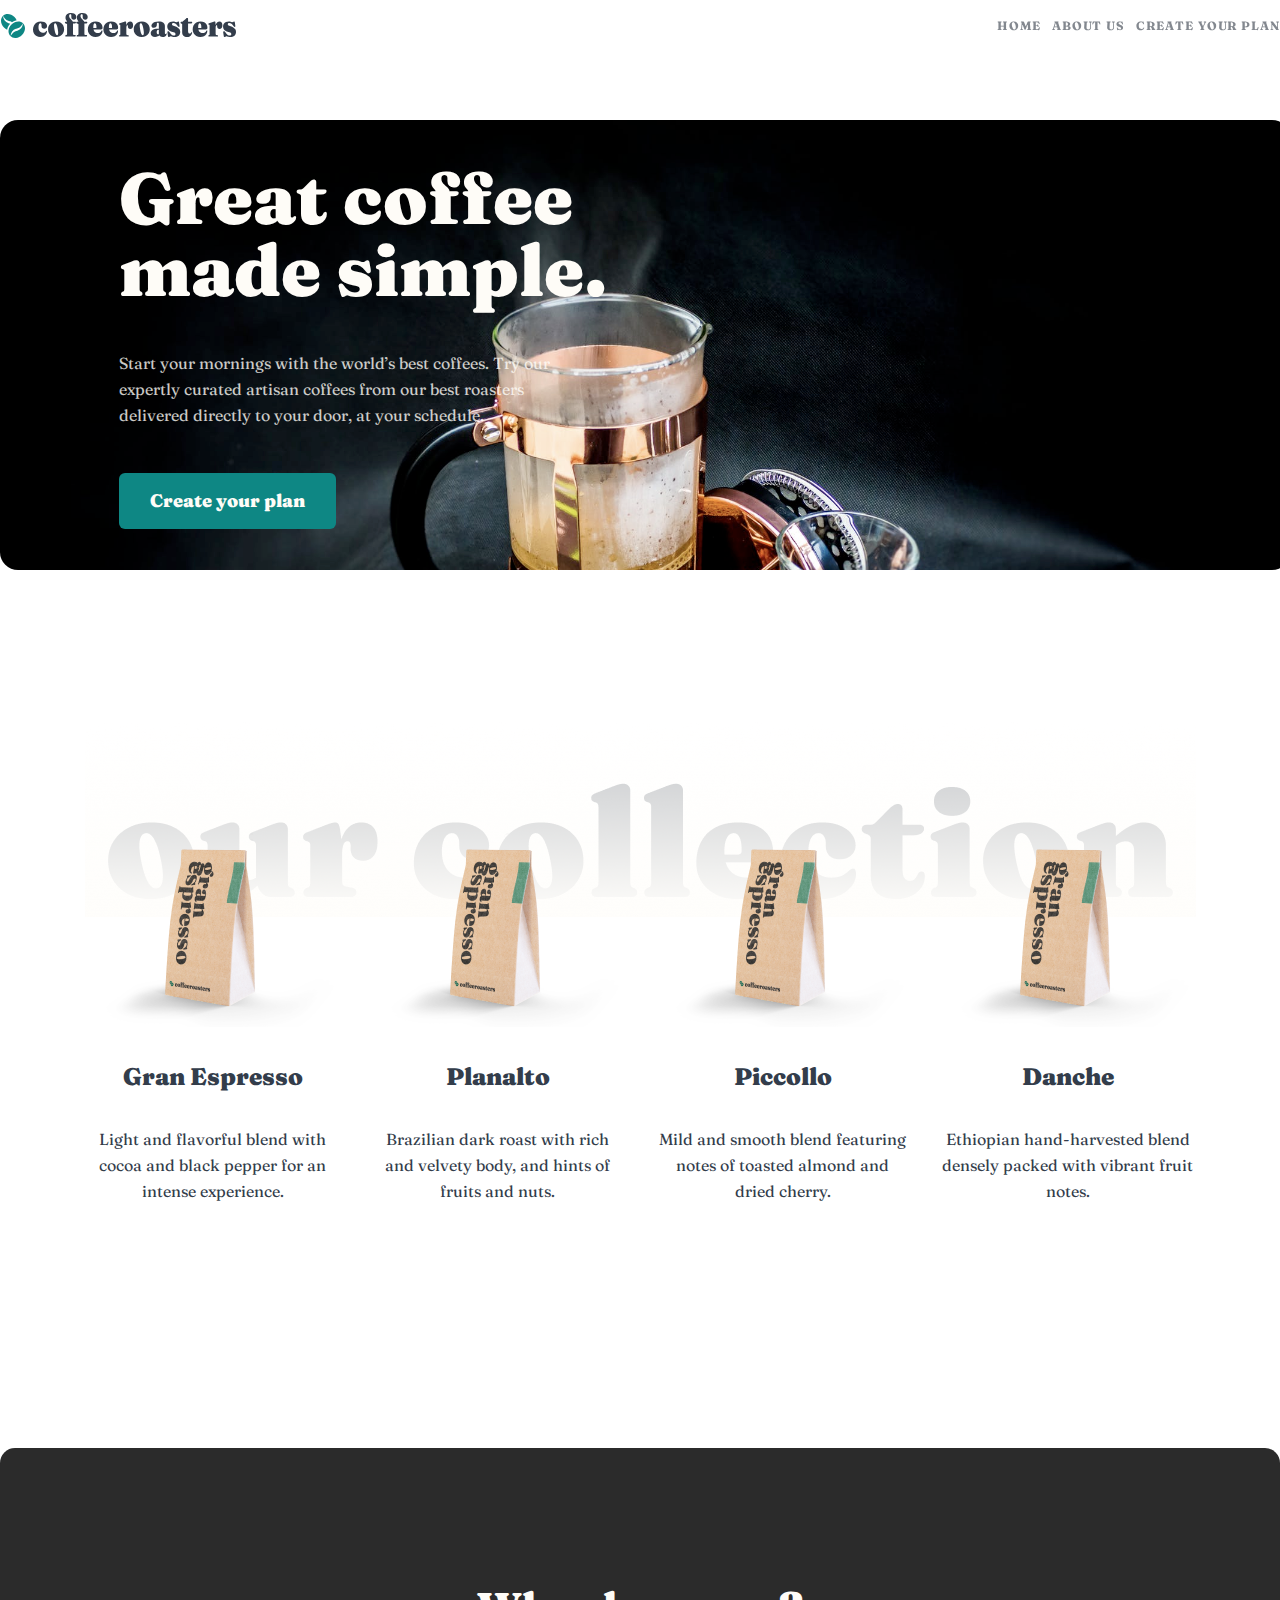
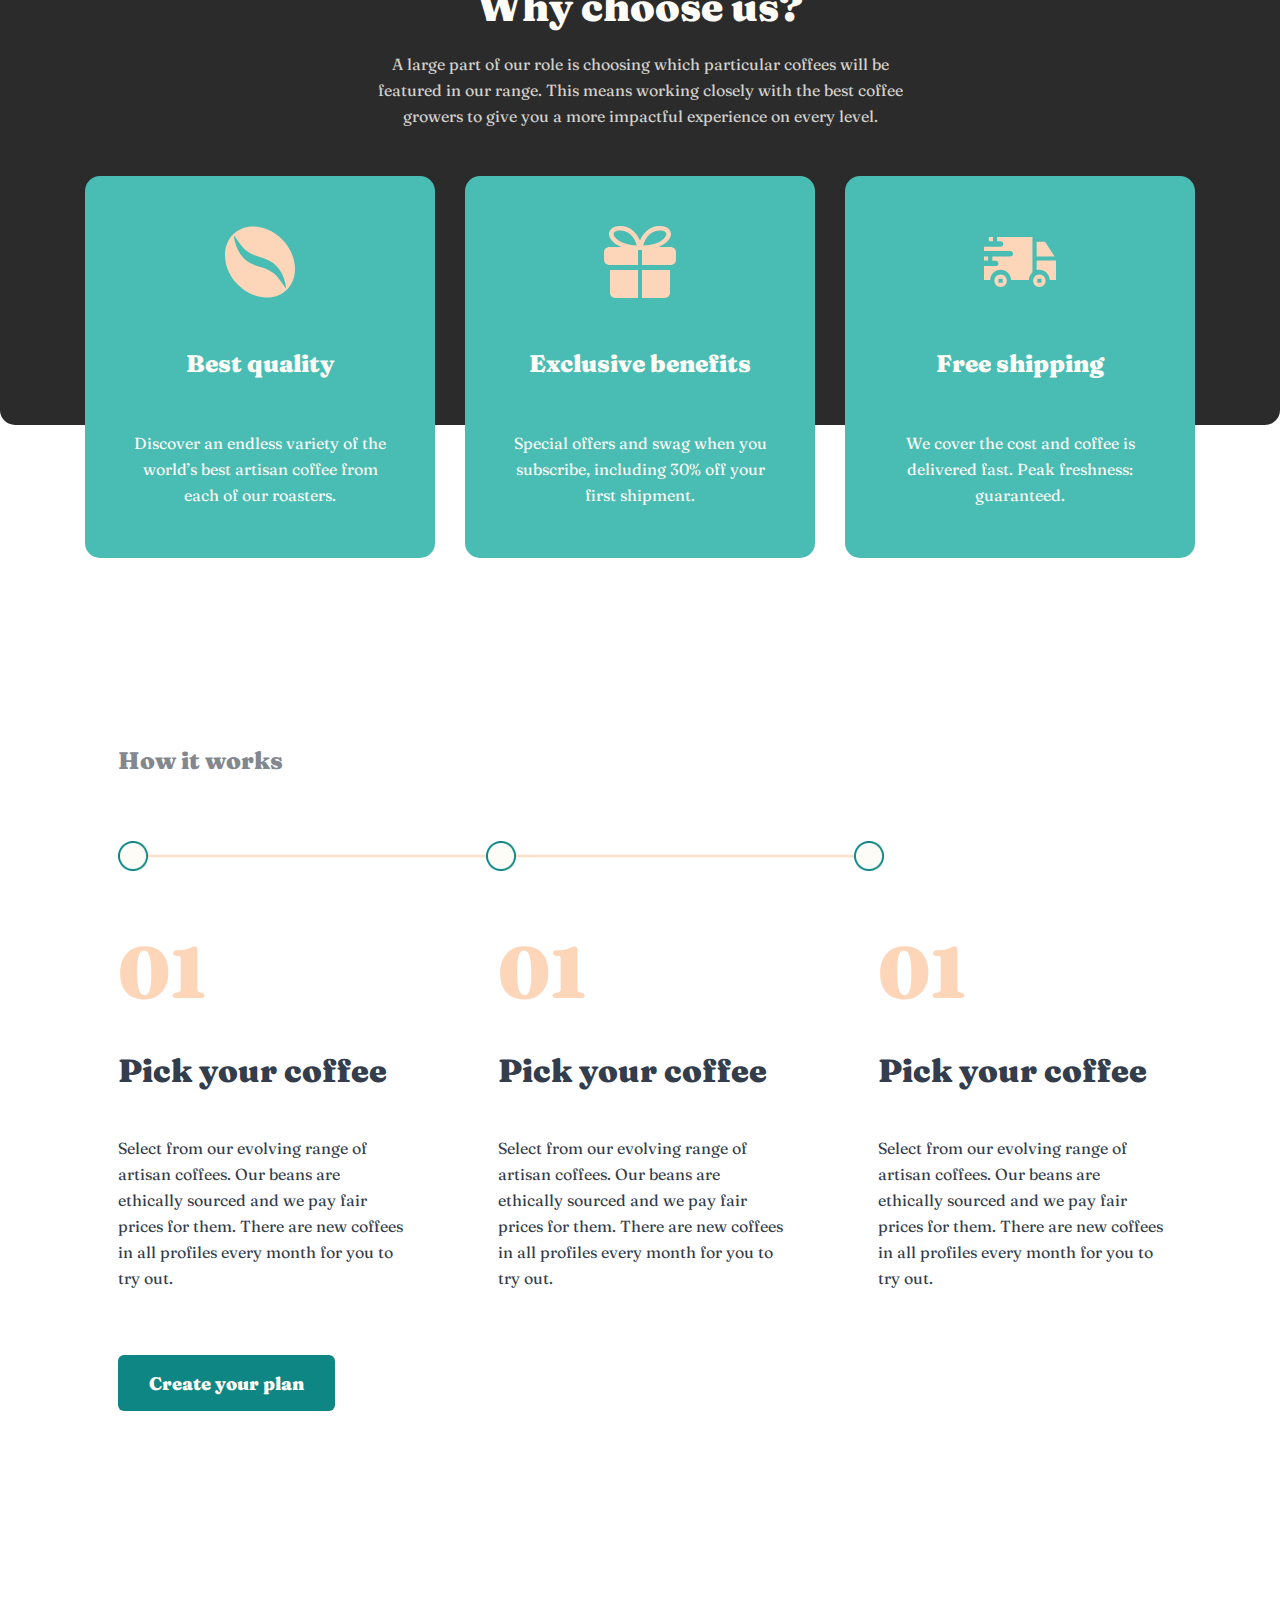
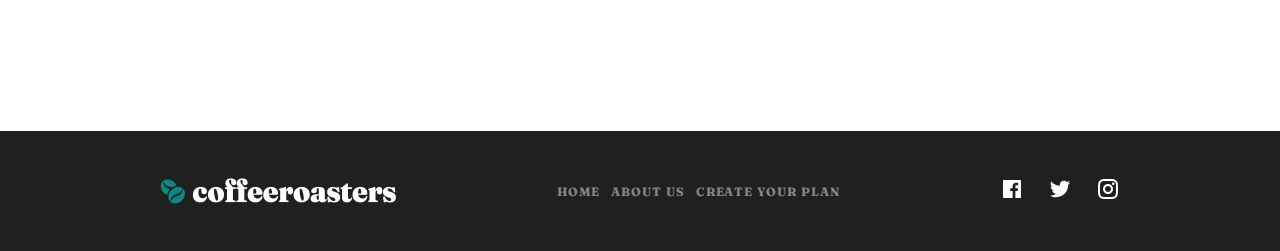
<file: index.html>
<!DOCTYPE html>
<html lang="en">
<head>
    <meta charset="UTF-8">
    <meta name="viewport" content="width=device-width, initial-scale=1.0">
    <title>Coffe</title>
    <link rel="stylesheet" href="./css/style.css">
    <link rel="stylesheet" href="./css/fonts.css">
</head>
<body>
    <div class="wrapper">
        <div class="navbar">
            <div class="navbar_top_wrapper">
                <div class="navbar_top">
                <img src="./img/Group 5.svg" alt="logo" class="navbar__logo">
                <div class="navbar_list">
                    <a href="#"><li class="navbar_list_text">HOME</li></a>
                    <a href="./about_us.html"><li class="navbar_list_text">ABOUT US</li></a>
                    <a href="./create.html"><li class="navbar_list_text">Create your plan</li></a>
                </div>
            </div>
            </div>
            <div class="navbar_buttom_wrapper">
                <div class="navbar_buttom">
                <div class="navbar_info">
                    <p class="navbar_info_text1">Great coffee made simple.</p>
                    <p class="navbar_info_text2">Start your mornings with the world’s best coffees. Try our expertly curated artisan coffees from our best roasters delivered directly to your door, at your schedule.</p>
                    <a href="./create.html">
                        <button class="navbar_button">Create your plan</button>
                    </a>
                </div>
            </div>
            </div>
        </div>
    </div>
    <div class="colection">
        <img src="./img/Group 13.png" alt="" class="colection_img">
        <div class="colection_items">
            <img src="./img/expresso.png" alt="expresso" class="colection_items_img">
            <p class="colection_items_text1">Gran Espresso</p>
            <p class="colection_items_text2">Light and flavorful blend with cocoa and black pepper for an intense experience.</p>
        </div>
        <div class="colection_items">
            <img src="./img/expresso.png" alt="expresso" class="colection_items_img">
            <p class="colection_items_text1">Planalto</p>
            <p class="colection_items_text2">Brazilian dark roast with rich and velvety body, and hints of fruits and nuts.</p>
        </div>
        <div class="colection_items">
            <img src="./img/expresso.png" alt="expresso" class="colection_items_img">
            <p class="colection_items_text1">Piccollo</p>
            <p class="colection_items_text2">Mild and smooth blend featuring notes of toasted almond and dried cherry.</p>
        </div>
        <div class="colection_items">
            <img src="./img/expresso.png" alt="expresso" class="colection_items_img">
            <p class="colection_items_text1">Danche</p>
            <p class="colection_items_text2">Ethiopian hand-harvested blend densely packed with vibrant fruit notes.</p>
        </div>
    </div>
    <div class="whye_chose">
        <p class="whye_chose_text1">Why choose us?</p>
        <p class="whye_chose_text2">A large part of our role is choosing which particular coffees will be featured 
in our range. This means working closely with the best coffee growers to give 
you a more impactful experience on every level.</p>
        <div class="whye_chose_info">
            <div class="whye_chose_info_block">
                <img src="./img/coffee-bean.svg" alt="" class="whye_chose_info_block_img">
                <p class="whye_chose_info_block_text1">Best quality</p>
                <p class="whye_chose_info_block_text2">Discover an endless variety of the world’s best artisan coffee from each of our roasters.</p>
            </div>
            <div class="whye_chose_info_block">
                <img src="./img/Combined Shape.svg" alt="" class="whye_chose_info_block_img">
                <p class="whye_chose_info_block_text1">Exclusive benefits</p>
                <p class="whye_chose_info_block_text2">Special offers and swag when you subscribe, including 30% off your first shipment.</p>
            </div>
            <div class="whye_chose_info_block">
                <img src="./img/Combined Shape(1).svg" alt="" class="whye_chose_info_block_img">
                <p class="whye_chose_info_block_text1">Free shipping</p>
                <p class="whye_chose_info_block_text2">We cover the cost and coffee is delivered fast. Peak freshness: guaranteed.</p>
            </div>
        </div>
    </div>
    <div class="works">
        <p class="works_text">
            How it works
        </p>
        <img src="./img/Group 16.png" alt="" class="works_img">
        <div class="works_info">
            <div class="works_info_block">
                <p class="works_info_block_text1">01</p>
                <p class="works_info_block_text2">Pick your coffee</p>
                <p class="works_info_block_text3">Select from our evolving range of artisan coffees. Our beans are ethically sourced and we pay fair prices for them. There are new coffees in all profiles every month for you to try out.</p>
            </div>
            <div class="works_info_block">
                <p class="works_info_block_text1">01</p>
                <p class="works_info_block_text2">Pick your coffee</p>
                <p class="works_info_block_text3">Select from our evolving range of artisan coffees. Our beans are ethically sourced and we pay fair prices for them. There are new coffees in all profiles every month for you to try out.</p>
            </div>
            <div class="works_info_block">
                <p class="works_info_block_text1">01</p>
                <p class="works_info_block_text2">Pick your coffee</p>
                <p class="works_info_block_text3">Select from our evolving range of artisan coffees. Our beans are ethically sourced and we pay fair prices for them. There are new coffees in all profiles every month for you to try out.</p>
            </div>
        </div>
        <a href="./create.html"><button class="works_button">
            Create your plan
        </button></a>
    </div>
    <div class="footer_wrapper">
        <div class="footer">
            <img src="./img/Group 5.png" alt="logo" class="footer_logo">
            <div class="footer_list">
                <a href="#"><p class="footer_list_text">Home</p></a>
                <a href="./about_us.html"><p class="footer_list_text">About Us</p></a>
                <a href="./create.html"><p class="footer_list_text">Create your plan</p></a>
            </div>
            <div class="footer_social_media">
                <a href="https://www.facebook.com/?locale=ru_RU">
                <svg class="facebook_icon"
                xmlns="http://www.w3.org/2000/svg" 
                viewBox="0 0 24 24" 
                fill="white">
                <path d="M15.4024 21V14.0344H17.7347L18.0838 11.3265H15.4024V9.59765C15.4024 8.81364 15.62 8.27934 16.7443 8.27934L18.1783 8.27867V5.85676C17.9302 5.82382 17.0791 5.75006 16.0888 5.75006C14.0213 5.75006 12.606 7.01198 12.606 9.32952V11.3265H10.2677V14.0344H12.606V21H4C3.44772 21 3 20.5523 3 20V4C3 3.44772 3.44772 3 4 3H20C20.5523 3 21 3.44772 21 4V20C21 20.5523 20.5523 21 20 21H15.4024Z"></path>
                </svg>
                </a>
                <a href="https://x.com/?lang=ru">
                <svg class="twiteer_icon"
                xmlns="http://www.w3.org/2000/svg" 
                viewBox="0 0 24 24" 
                fill="white">
                <path d="M22.2125 5.65605C21.4491 5.99375 20.6395 6.21555 19.8106 6.31411C20.6839 5.79132 21.3374 4.9689 21.6493 4.00005C20.8287 4.48761 19.9305 4.83077 18.9938 5.01461C18.2031 4.17106 17.098 3.69303 15.9418 3.69434C13.6326 3.69434 11.7597 5.56661 11.7597 7.87683C11.7597 8.20458 11.7973 8.52242 11.8676 8.82909C8.39047 8.65404 5.31007 6.99005 3.24678 4.45941C2.87529 5.09767 2.68005 5.82318 2.68104 6.56167C2.68104 8.01259 3.4196 9.29324 4.54149 10.043C3.87737 10.022 3.22788 9.84264 2.64718 9.51973C2.64654 9.5373 2.64654 9.55487 2.64654 9.57148C2.64654 11.5984 4.08819 13.2892 6.00199 13.6731C5.6428 13.7703 5.27232 13.8194 4.90022 13.8191C4.62997 13.8191 4.36771 13.7942 4.11279 13.7453C4.64531 15.4065 6.18886 16.6159 8.0196 16.6491C6.53813 17.8118 4.70869 18.4426 2.82543 18.4399C2.49212 18.4402 2.15909 18.4205 1.82812 18.3811C3.74004 19.6102 5.96552 20.2625 8.23842 20.2601C15.9316 20.2601 20.138 13.8875 20.138 8.36111C20.138 8.1803 20.1336 7.99886 20.1256 7.81997C20.9443 7.22845 21.651 6.49567 22.2125 5.65605Z"></path>
                </svg>
                </a>
                <a href="https://www.instagram.com/">
                <svg class="instagram_icon"
                xmlns="http://www.w3.org/2000/svg" 
                viewBox="0 0 24 24" 
                fill="white">
                <path d="M12.001 9C10.3436 9 9.00098 10.3431 9.00098 12C9.00098 13.6573 10.3441 15 12.001 15C13.6583 15 15.001 13.6569 15.001 12C15.001 10.3427 13.6579 9 12.001 9ZM12.001 7C14.7614 7 17.001 9.2371 17.001 12C17.001 14.7605 14.7639 17 12.001 17C9.24051 17 7.00098 14.7629 7.00098 12C7.00098 9.23953 9.23808 7 12.001 7ZM18.501 6.74915C18.501 7.43926 17.9402 7.99917 17.251 7.99917C16.5609 7.99917 16.001 7.4384 16.001 6.74915C16.001 6.0599 16.5617 5.5 17.251 5.5C17.9393 5.49913 18.501 6.0599 18.501 6.74915ZM12.001 4C9.5265 4 9.12318 4.00655 7.97227 4.0578C7.18815 4.09461 6.66253 4.20007 6.17416 4.38967C5.74016 4.55799 5.42709 4.75898 5.09352 5.09255C4.75867 5.4274 4.55804 5.73963 4.3904 6.17383C4.20036 6.66332 4.09493 7.18811 4.05878 7.97115C4.00703 9.0752 4.00098 9.46105 4.00098 12C4.00098 14.4745 4.00753 14.8778 4.05877 16.0286C4.0956 16.8124 4.2012 17.3388 4.39034 17.826C4.5591 18.2606 4.7605 18.5744 5.09246 18.9064C5.42863 19.2421 5.74179 19.4434 6.17187 19.6094C6.66619 19.8005 7.19148 19.9061 7.97212 19.9422C9.07618 19.9939 9.46203 20 12.001 20C14.4755 20 14.8788 19.9934 16.0296 19.9422C16.8117 19.9055 17.3385 19.7996 17.827 19.6106C18.2604 19.4423 18.5752 19.2402 18.9074 18.9085C19.2436 18.5718 19.4445 18.2594 19.6107 17.8283C19.8013 17.3358 19.9071 16.8098 19.9432 16.0289C19.9949 14.9248 20.001 14.5389 20.001 12C20.001 9.52552 19.9944 9.12221 19.9432 7.97137C19.9064 7.18906 19.8005 6.66149 19.6113 6.17318C19.4434 5.74038 19.2417 5.42635 18.9084 5.09255C18.573 4.75715 18.2616 4.55693 17.8271 4.38942C17.338 4.19954 16.8124 4.09396 16.0298 4.05781C14.9258 4.00605 14.5399 4 12.001 4ZM12.001 2C14.7176 2 15.0568 2.01 16.1235 2.06C17.1876 2.10917 17.9135 2.2775 18.551 2.525C19.2101 2.77917 19.7668 3.1225 20.3226 3.67833C20.8776 4.23417 21.221 4.7925 21.476 5.45C21.7226 6.08667 21.891 6.81333 21.941 7.8775C21.9885 8.94417 22.001 9.28333 22.001 12C22.001 14.7167 21.991 15.0558 21.941 16.1225C21.8918 17.1867 21.7226 17.9125 21.476 18.55C21.2218 19.2092 20.8776 19.7658 20.3226 20.3217C19.7668 20.8767 19.2076 21.22 18.551 21.475C17.9135 21.7217 17.1876 21.89 16.1235 21.94C15.0568 21.9875 14.7176 22 12.001 22C9.28431 22 8.94514 21.99 7.87848 21.94C6.81431 21.8908 6.08931 21.7217 5.45098 21.475C4.79264 21.2208 4.23514 20.8767 3.67931 20.3217C3.12348 19.7658 2.78098 19.2067 2.52598 18.55C2.27848 17.9125 2.11098 17.1867 2.06098 16.1225C2.01348 15.0558 2.00098 14.7167 2.00098 12C2.00098 9.28333 2.01098 8.94417 2.06098 7.8775C2.11014 6.8125 2.27848 6.0875 2.52598 5.45C2.78014 4.79167 3.12348 4.23417 3.67931 3.67833C4.23514 3.1225 4.79348 2.78 5.45098 2.525C6.08848 2.2775 6.81348 2.11 7.87848 2.06C8.94514 2.0125 9.28431 2 12.001 2Z"></path>
                </svg>
                </a>
            </div>
        </div>
    </div>
</body>
</html>
</file>
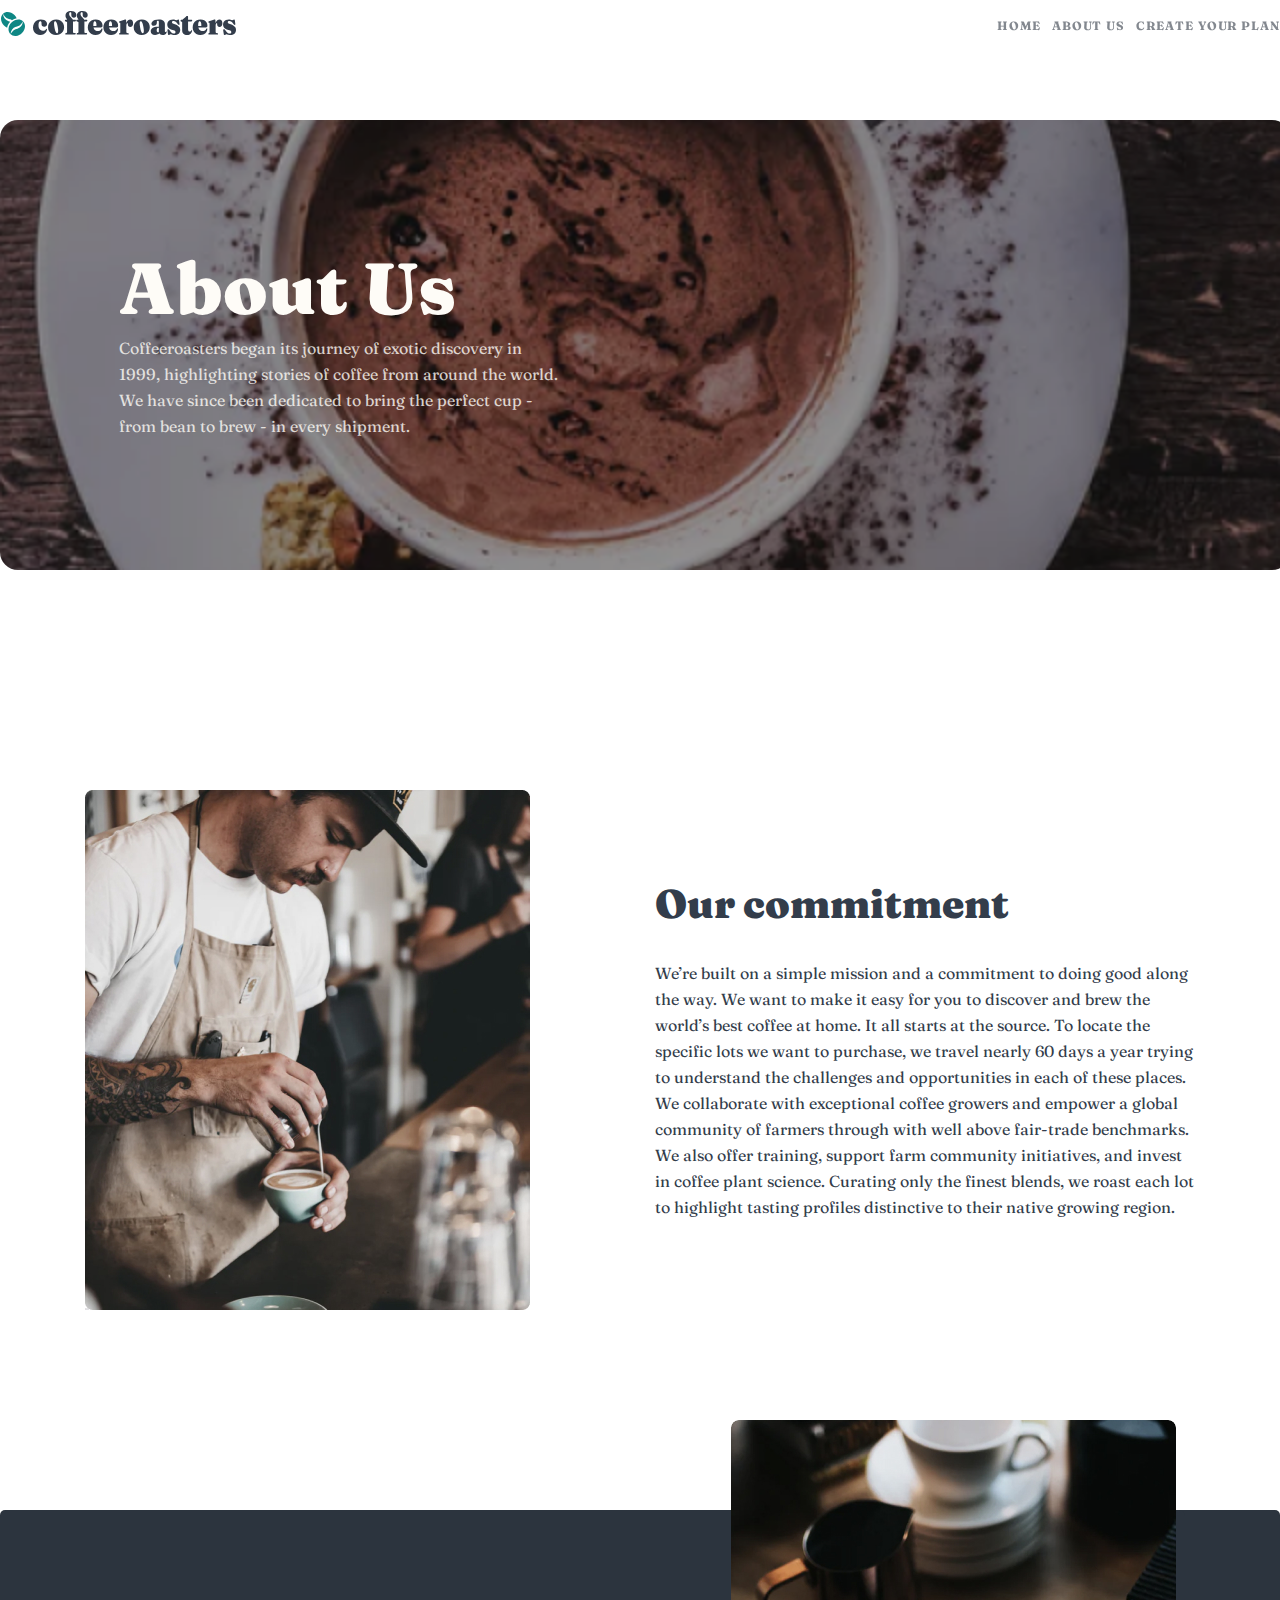
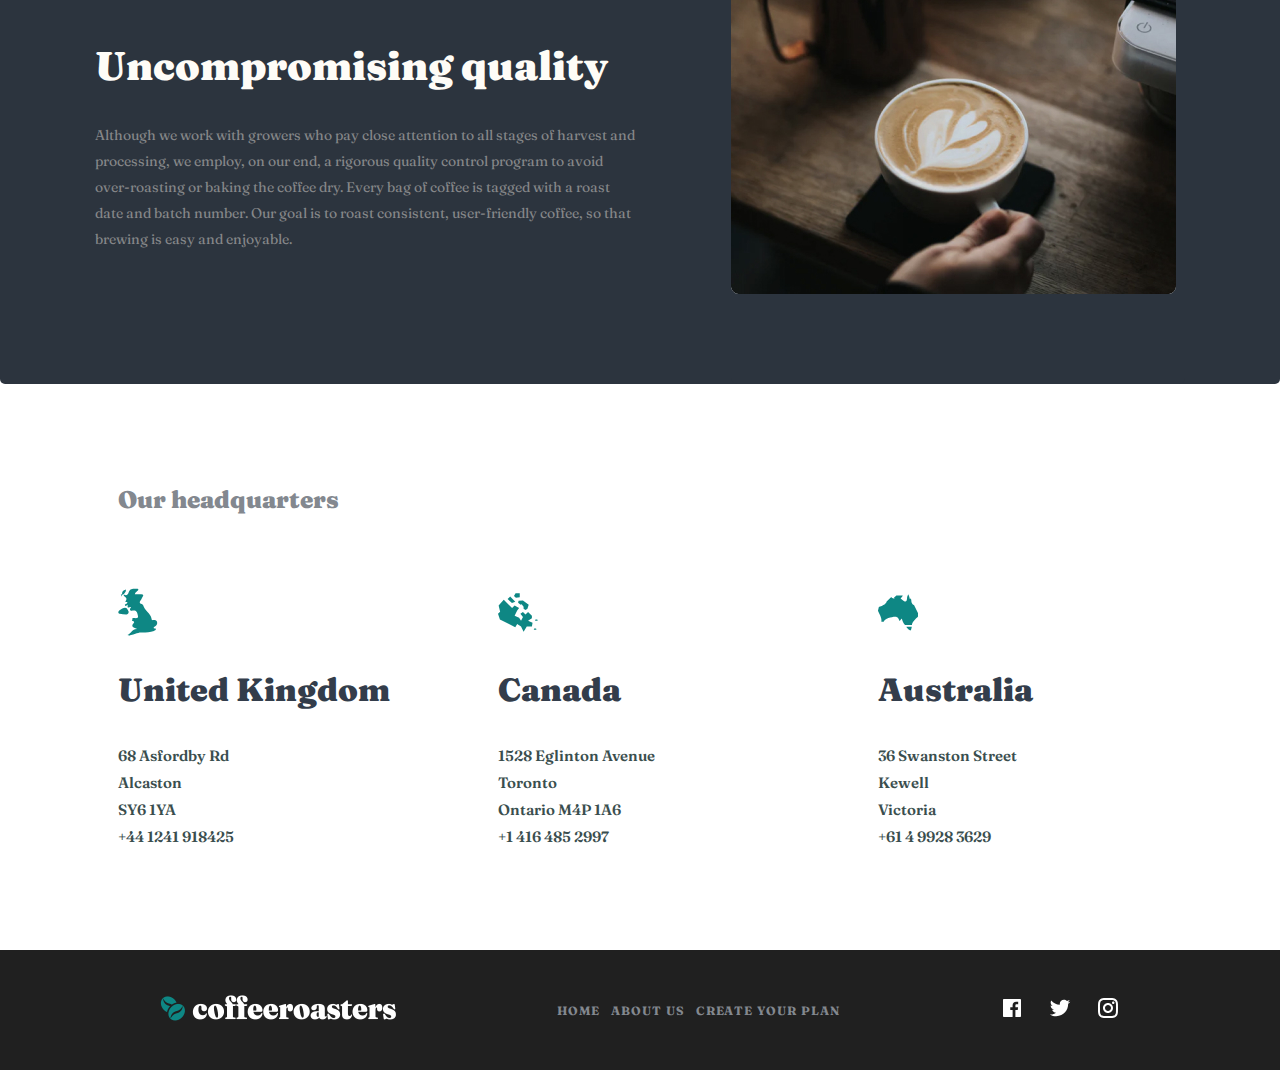
<file: about_us.html>
<!DOCTYPE html>
<html lang="en">
<head>
    <meta charset="UTF-8">
    <meta name="viewport" content="width=device-width, initial-scale=1.0">
    <title>About_us</title>
    <link rel="stylesheet" href="./css/style.css">
    <link rel="stylesheet" href="./css/fonts.css">
</head>
<body>
    <div class="wrapper">
        <div class="navbar">
            <div class="navbar_top_wrapper">
                <div class="navbar_top">
                    <a href="./index.html"><img src="./img/Group 5.svg" alt="logo" class="navbar__logo"></a>
                    <div class="navbar_list">
                        <a href="./index.html"><li class="navbar_list_text">HOME</li></a>
                        <a href="./about_us.html"><li class="navbar_list_text">ABOUT US</li></a>
                        <a href="./create.html"><li class="navbar_list_text">Create your plan</li></a>
                    </div>
                </div>
            </div>
                <div class="navbar_bg">
                <div class="navbar_information">
                    <p class="navbar_info_text1">About Us</p>
                    <p class="navbar_info_text2">Coffeeroasters began its journey of exotic discovery in 1999, highlighting stories of coffee from around the world. We have since been dedicated to bring the perfect cup - from bean to brew - in every shipment.</p>
                </div>
            </div>
        </div>
    </div>
    <div class="commitment">
        <div class="commitment_right">
            <img src="./img/Bitmap.jpg" alt="Bitmap" class="commitment_right_img">
        </div>
        <div class="commitment_left">
            <p class="commitment_left_text1">
                Our commitment
            </p>
            <p class="commitment_left_text2">
                We’re built on a simple mission and a commitment to doing good along the way. We want to make it easy for you to discover and brew the world’s best coffee at home. It all starts at the source. To locate the specific lots we want to purchase, we travel nearly 60 days a year trying to understand the challenges and opportunities in each of these places. We collaborate with exceptional coffee growers and empower a global community of farmers through with well above fair-trade benchmarks. We also offer training, support farm community initiatives, and invest in coffee plant science. Curating only the finest blends, we roast each lot to highlight tasting profiles distinctive to their native growing region.
            </p>
        </div>
    </div>
    <div class="qulty">
        <div class="qulty_right">
            <p class="qulty_right_text1">
                Uncompromising quality
            </p>
            <p class="qulty_right_text2">
                Although we work with growers who pay close attention to all stages of harvest and processing, we employ, on our end, a rigorous quality control program to avoid over-roasting or baking the coffee dry. Every bag of coffee is tagged with a roast date and batch number. Our goal is to roast consistent, user-friendly coffee, so that brewing is easy and enjoyable.
            </p>
        </div>
        <div class="qulty_left">
            <img src="./img/Bitmap_img.jpg" alt="Bitmap" class="qulty_left_img">
        </div>
    </div>
    <div class="quarters">
        <div class="quarters_top">
            <p class="quarters_top_text">
                Our headquarters
            </p>
        </div>
        <div class="quarters_buttom">
            <div class="quarters_buttom_info">
                <img src="./img/unitted_kingdom.svg" alt="" class="quarters_buttom_info_img">
                <p class="quarters_buttom_info_text">
                    United Kingdom
                </p>
                <div class="quarters_buttom_info_list">
                    <p class="quarters_buttom_info_list_text">
                        68  Asfordby Rd
                    </p>
                    <p class="quarters_buttom_info_list_text">
                        Alcaston
                    </p>
                    <p class="quarters_buttom_info_list_text">
                        SY6 1YA
                    </p>
                    <a href="tel:+441241918425">
                        <p class="quarters_buttom_info_list_text">
                            +44 1241 918425
                        </p>
                    </a>
                </div>
            </div>
            <div class="quarters_buttom_info">
                <img src="./img/davlat1.svg" alt="" class="quarters_buttom_info_img">
                <p class="quarters_buttom_info_text">
                    Canada
                </p>
                <div class="quarters_buttom_info_list">
                    <p class="quarters_buttom_info_list_text">
                        1528  Eglinton Avenue
                    </p>
                    <p class="quarters_buttom_info_list_text">
                        Toronto
                    </p>
                    <p class="quarters_buttom_info_list_text">
                        Ontario M4P 1A6
                    </p>
                    <a href="tel:+14164852997">
                        <p class="quarters_buttom_info_list_text">
                            +1 416 485 2997
                        </p>
                    </a>
                </div>
            </div>
            <div class="quarters_buttom_info">
                <img src="./img/davlat2.svg" alt="" class="quarters_buttom_info_img">
                <p class="quarters_buttom_info_text">
                    Australia
                </p>
                <div class="quarters_buttom_info_list">
                    <p class="quarters_buttom_info_list_text">
                        36 Swanston Street
                    </p>
                    <p class="quarters_buttom_info_list_text">
                        Kewell
                    </p>
                    <p class="quarters_buttom_info_list_text">
                        Victoria
                    </p>
                    <a href="tel:+61499283629">
                        <p class="quarters_buttom_info_list_text">
                        +61 4 9928 3629
                    </p>
                    </a>
                </div>
            </div>
        </div>
    </div>
    <div class="footer_wrapper">
        <div class="footer">
            <a href="./index.html"><img src="./img/Group 5.png" alt="logo" class="footer_logo"></a>
            <div class="footer_list">
                <a href="./index.html"><p class="footer_list_text">Home</p></a>
                <a href="./about_us.html"><p class="footer_list_text">About Us</p></a>
                <a href="./create.html"><p class="footer_list_text">Create your plan</p></a>
            </div>
            <div class="footer_social_media">
                <a blenk="" href="https://www.facebook.com/?locale=ru_RU">
                <svg class="facebook_icon"
                xmlns="http://www.w3.org/2000/svg" 
                viewBox="0 0 24 24" 
                fill="white">
                <path d="M15.4024 21V14.0344H17.7347L18.0838 11.3265H15.4024V9.59765C15.4024 8.81364 15.62 8.27934 16.7443 8.27934L18.1783 8.27867V5.85676C17.9302 5.82382 17.0791 5.75006 16.0888 5.75006C14.0213 5.75006 12.606 7.01198 12.606 9.32952V11.3265H10.2677V14.0344H12.606V21H4C3.44772 21 3 20.5523 3 20V4C3 3.44772 3.44772 3 4 3H20C20.5523 3 21 3.44772 21 4V20C21 20.5523 20.5523 21 20 21H15.4024Z"></path>
                </svg>
                </a>
                <a href="https://x.com/?lang=ru">
                <svg class="twiteer_icon"
                xmlns="http://www.w3.org/2000/svg" 
                viewBox="0 0 24 24" 
                fill="white">
                <path d="M22.2125 5.65605C21.4491 5.99375 20.6395 6.21555 19.8106 6.31411C20.6839 5.79132 21.3374 4.9689 21.6493 4.00005C20.8287 4.48761 19.9305 4.83077 18.9938 5.01461C18.2031 4.17106 17.098 3.69303 15.9418 3.69434C13.6326 3.69434 11.7597 5.56661 11.7597 7.87683C11.7597 8.20458 11.7973 8.52242 11.8676 8.82909C8.39047 8.65404 5.31007 6.99005 3.24678 4.45941C2.87529 5.09767 2.68005 5.82318 2.68104 6.56167C2.68104 8.01259 3.4196 9.29324 4.54149 10.043C3.87737 10.022 3.22788 9.84264 2.64718 9.51973C2.64654 9.5373 2.64654 9.55487 2.64654 9.57148C2.64654 11.5984 4.08819 13.2892 6.00199 13.6731C5.6428 13.7703 5.27232 13.8194 4.90022 13.8191C4.62997 13.8191 4.36771 13.7942 4.11279 13.7453C4.64531 15.4065 6.18886 16.6159 8.0196 16.6491C6.53813 17.8118 4.70869 18.4426 2.82543 18.4399C2.49212 18.4402 2.15909 18.4205 1.82812 18.3811C3.74004 19.6102 5.96552 20.2625 8.23842 20.2601C15.9316 20.2601 20.138 13.8875 20.138 8.36111C20.138 8.1803 20.1336 7.99886 20.1256 7.81997C20.9443 7.22845 21.651 6.49567 22.2125 5.65605Z"></path>
                </svg>
                </a>
                <a href="https://www.instagram.com/">
                <svg class="instagram_icon"
                xmlns="http://www.w3.org/2000/svg" 
                viewBox="0 0 24 24" 
                fill="white">
                <path d="M12.001 9C10.3436 9 9.00098 10.3431 9.00098 12C9.00098 13.6573 10.3441 15 12.001 15C13.6583 15 15.001 13.6569 15.001 12C15.001 10.3427 13.6579 9 12.001 9ZM12.001 7C14.7614 7 17.001 9.2371 17.001 12C17.001 14.7605 14.7639 17 12.001 17C9.24051 17 7.00098 14.7629 7.00098 12C7.00098 9.23953 9.23808 7 12.001 7ZM18.501 6.74915C18.501 7.43926 17.9402 7.99917 17.251 7.99917C16.5609 7.99917 16.001 7.4384 16.001 6.74915C16.001 6.0599 16.5617 5.5 17.251 5.5C17.9393 5.49913 18.501 6.0599 18.501 6.74915ZM12.001 4C9.5265 4 9.12318 4.00655 7.97227 4.0578C7.18815 4.09461 6.66253 4.20007 6.17416 4.38967C5.74016 4.55799 5.42709 4.75898 5.09352 5.09255C4.75867 5.4274 4.55804 5.73963 4.3904 6.17383C4.20036 6.66332 4.09493 7.18811 4.05878 7.97115C4.00703 9.0752 4.00098 9.46105 4.00098 12C4.00098 14.4745 4.00753 14.8778 4.05877 16.0286C4.0956 16.8124 4.2012 17.3388 4.39034 17.826C4.5591 18.2606 4.7605 18.5744 5.09246 18.9064C5.42863 19.2421 5.74179 19.4434 6.17187 19.6094C6.66619 19.8005 7.19148 19.9061 7.97212 19.9422C9.07618 19.9939 9.46203 20 12.001 20C14.4755 20 14.8788 19.9934 16.0296 19.9422C16.8117 19.9055 17.3385 19.7996 17.827 19.6106C18.2604 19.4423 18.5752 19.2402 18.9074 18.9085C19.2436 18.5718 19.4445 18.2594 19.6107 17.8283C19.8013 17.3358 19.9071 16.8098 19.9432 16.0289C19.9949 14.9248 20.001 14.5389 20.001 12C20.001 9.52552 19.9944 9.12221 19.9432 7.97137C19.9064 7.18906 19.8005 6.66149 19.6113 6.17318C19.4434 5.74038 19.2417 5.42635 18.9084 5.09255C18.573 4.75715 18.2616 4.55693 17.8271 4.38942C17.338 4.19954 16.8124 4.09396 16.0298 4.05781C14.9258 4.00605 14.5399 4 12.001 4ZM12.001 2C14.7176 2 15.0568 2.01 16.1235 2.06C17.1876 2.10917 17.9135 2.2775 18.551 2.525C19.2101 2.77917 19.7668 3.1225 20.3226 3.67833C20.8776 4.23417 21.221 4.7925 21.476 5.45C21.7226 6.08667 21.891 6.81333 21.941 7.8775C21.9885 8.94417 22.001 9.28333 22.001 12C22.001 14.7167 21.991 15.0558 21.941 16.1225C21.8918 17.1867 21.7226 17.9125 21.476 18.55C21.2218 19.2092 20.8776 19.7658 20.3226 20.3217C19.7668 20.8767 19.2076 21.22 18.551 21.475C17.9135 21.7217 17.1876 21.89 16.1235 21.94C15.0568 21.9875 14.7176 22 12.001 22C9.28431 22 8.94514 21.99 7.87848 21.94C6.81431 21.8908 6.08931 21.7217 5.45098 21.475C4.79264 21.2208 4.23514 20.8767 3.67931 20.3217C3.12348 19.7658 2.78098 19.2067 2.52598 18.55C2.27848 17.9125 2.11098 17.1867 2.06098 16.1225C2.01348 15.0558 2.00098 14.7167 2.00098 12C2.00098 9.28333 2.01098 8.94417 2.06098 7.8775C2.11014 6.8125 2.27848 6.0875 2.52598 5.45C2.78014 4.79167 3.12348 4.23417 3.67931 3.67833C4.23514 3.1225 4.79348 2.78 5.45098 2.525C6.08848 2.2775 6.81348 2.11 7.87848 2.06C8.94514 2.0125 9.28431 2 12.001 2Z"></path>
                </svg>
                </a>
            </div>
        </div>
    </div>
</body>
</html>
</file>
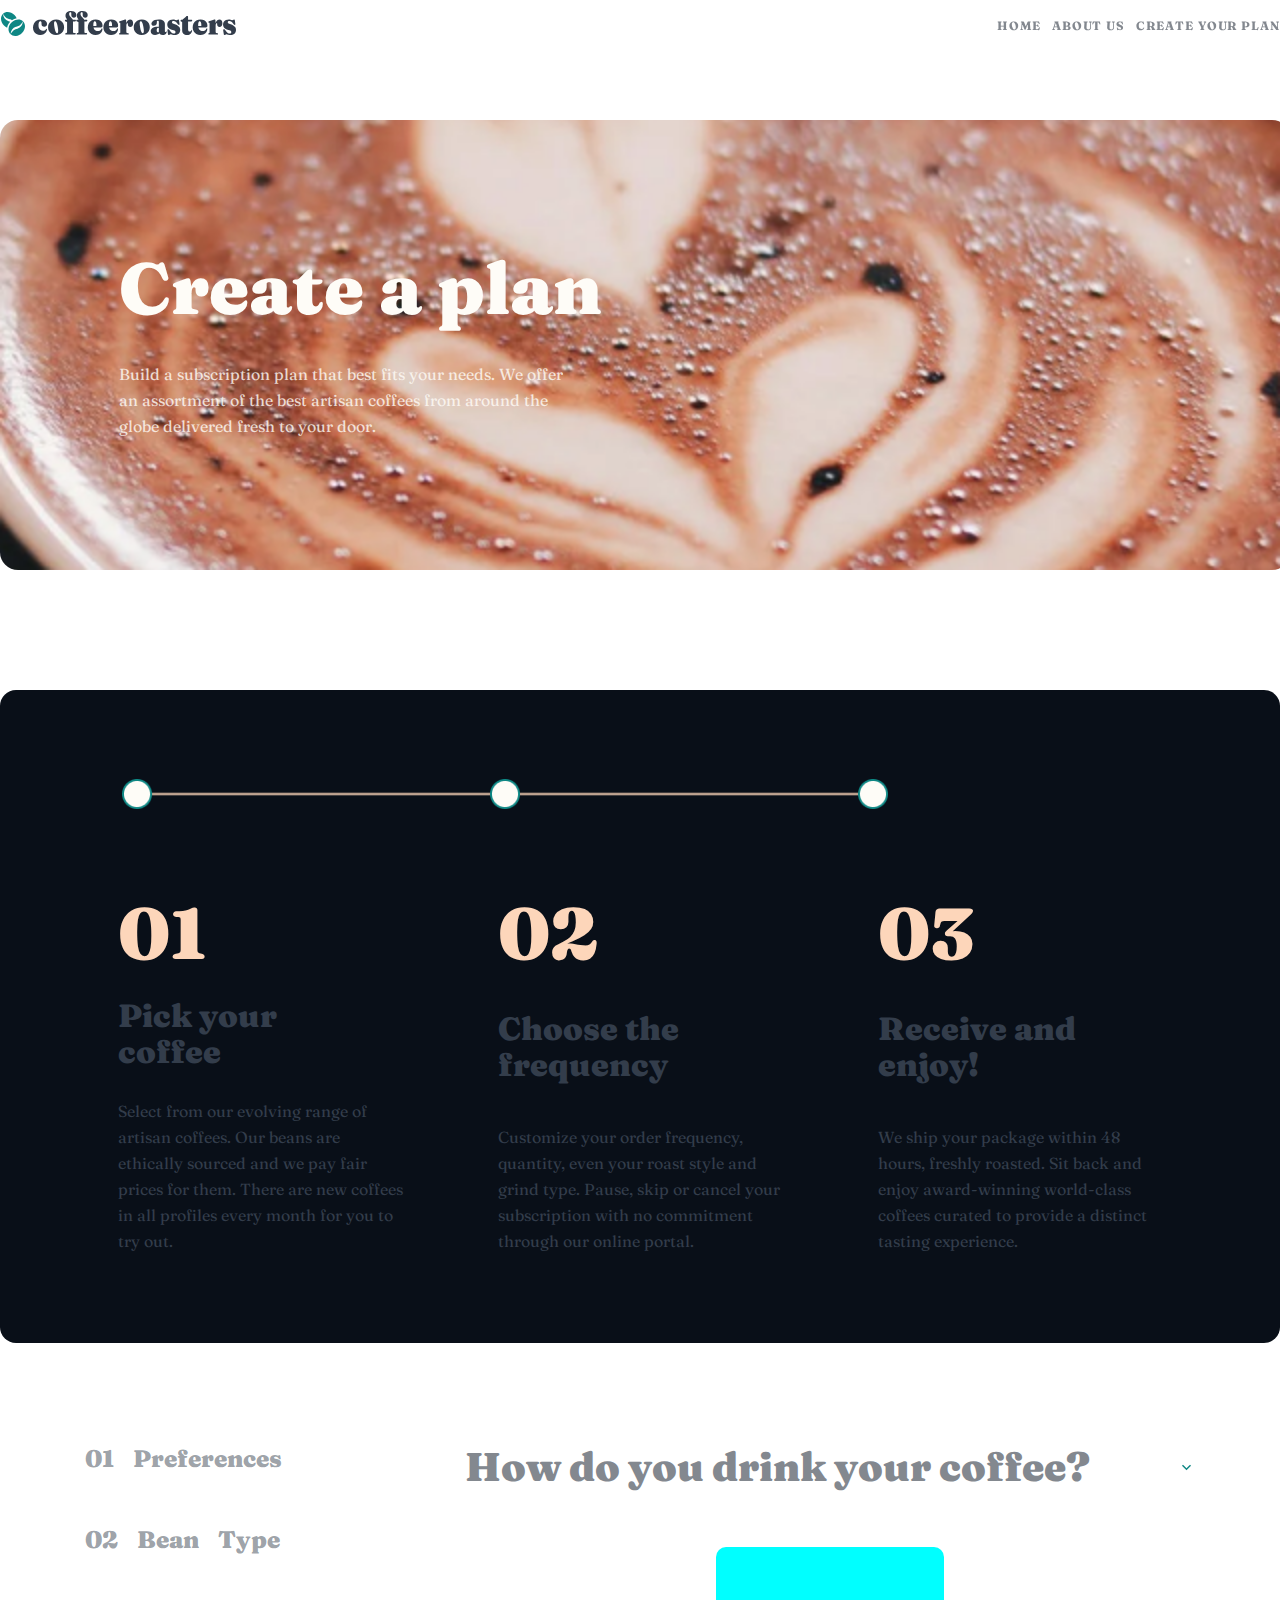
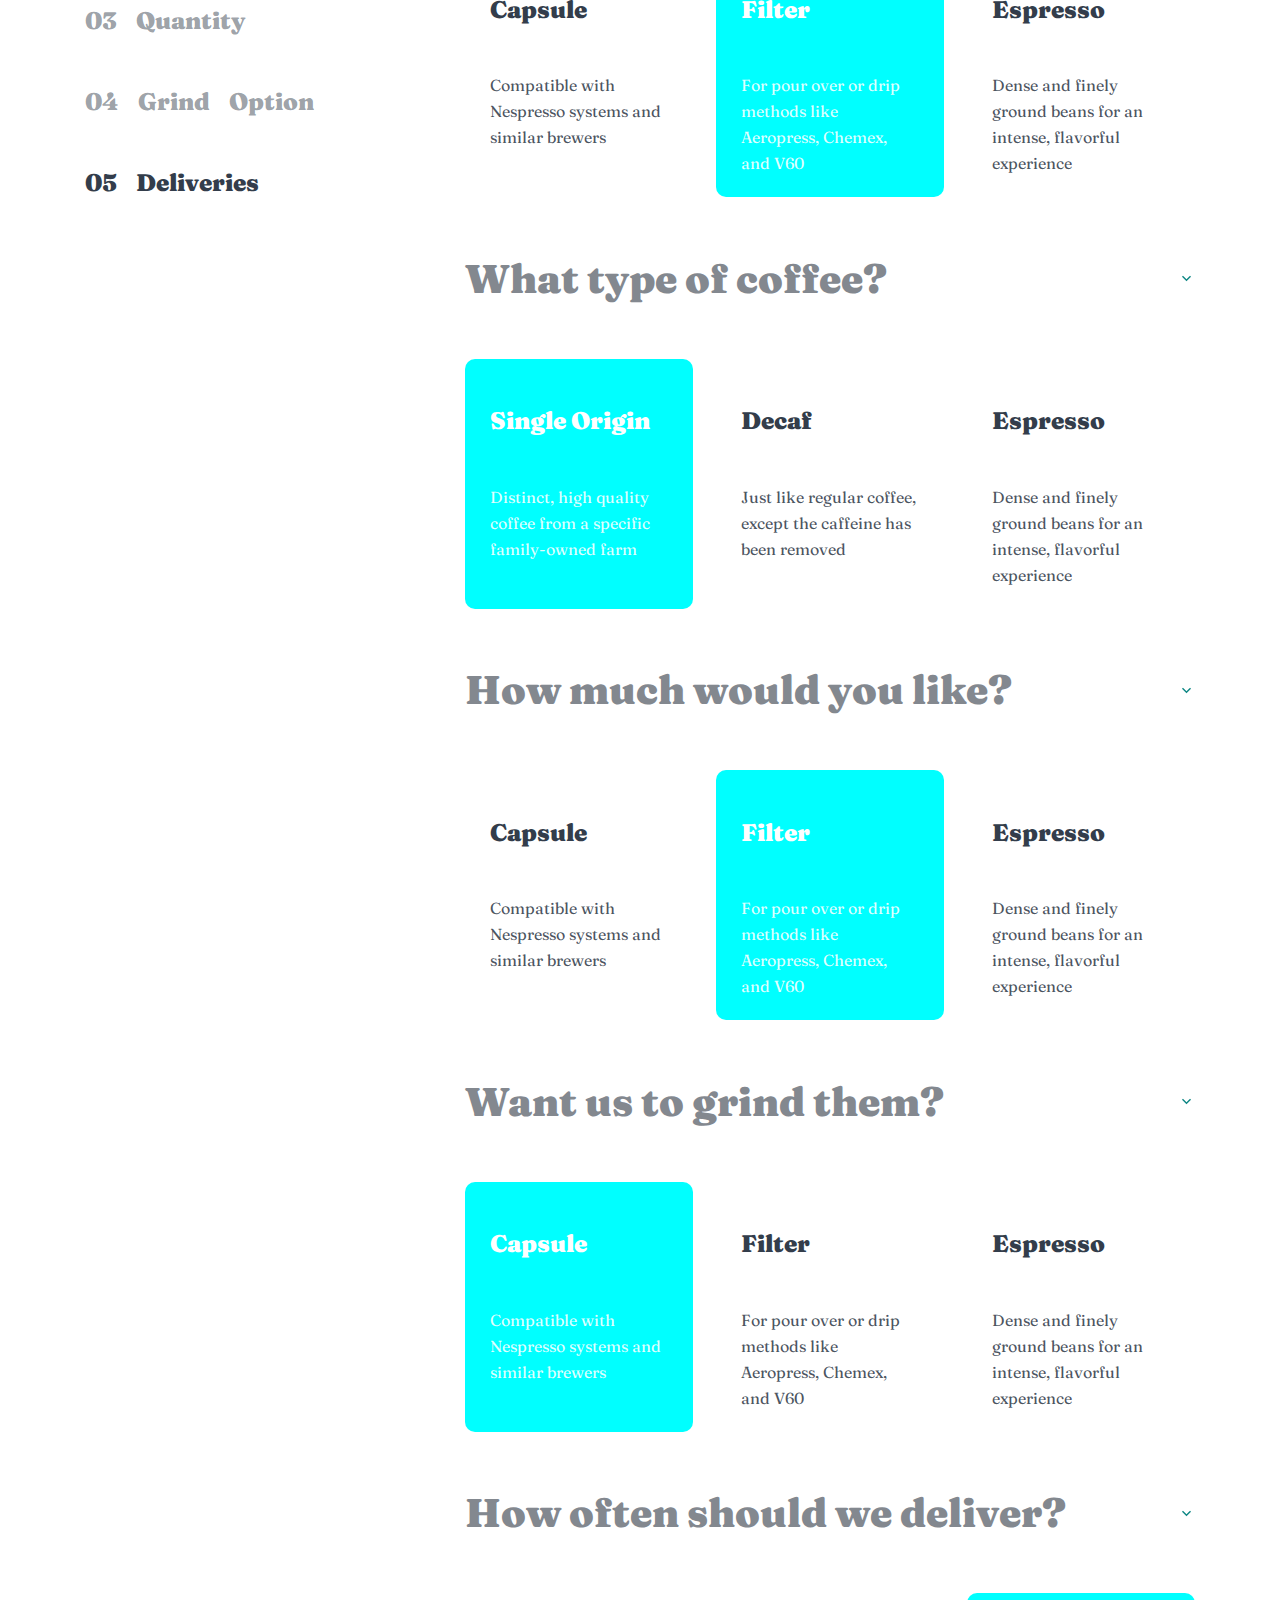
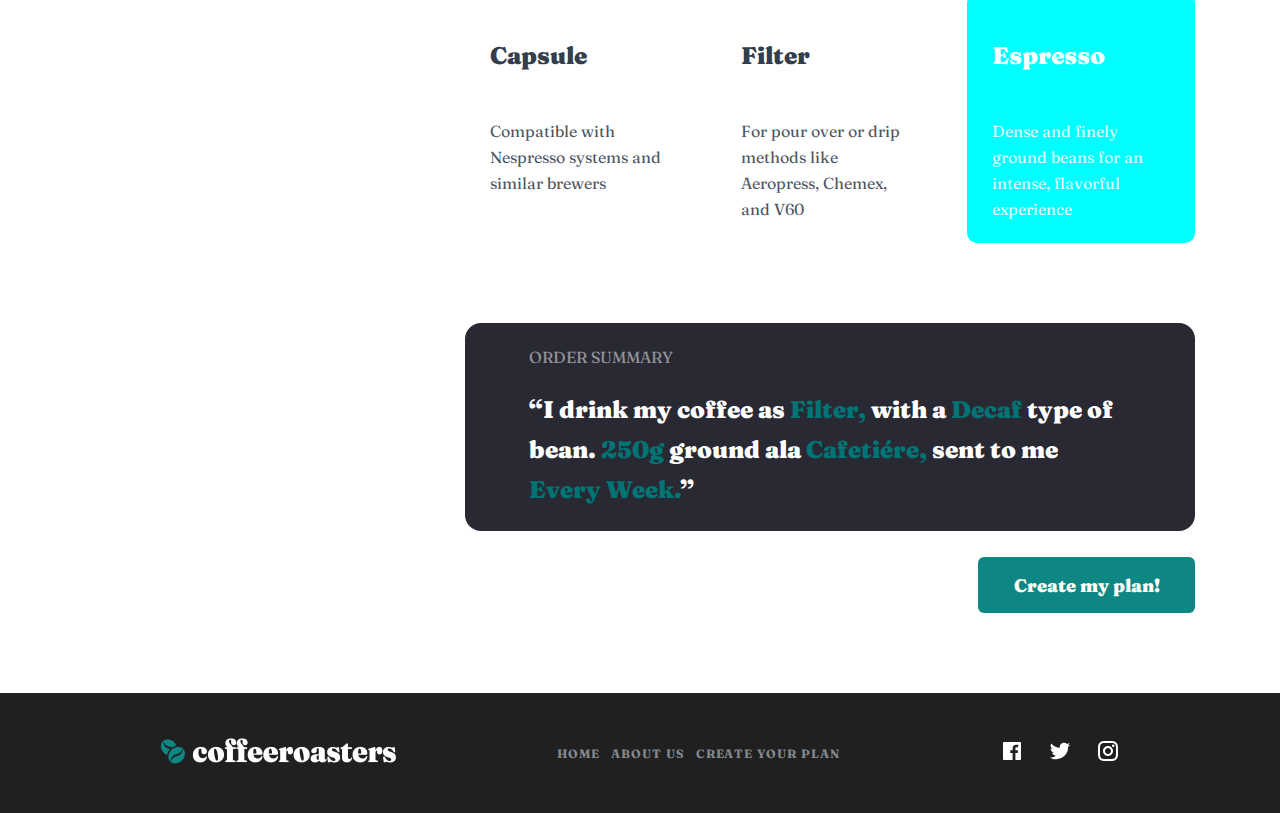
<file: create.html>
<!DOCTYPE html>
<html lang="en">
<head>
    <meta charset="UTF-8">
    <meta name="viewport" content="width=device-width, initial-scale=1.0">
    <title>Create</title>
    <link rel="stylesheet" href="./css/style.css">
    <link rel="stylesheet" href="./css/fonts.css">
</head>
<body>
    <div class="wrapper">
        <div class="navbar">
            <div class="navbar_top_wrapper">
                <div class="navbar_top">
                    <a href="./index.html"><img src="./img/Group 5.svg" alt="logo" class="navbar__logo"></a>
                    <div class="navbar_list">
                        <a href="./index.html"><li class="navbar_list_text">HOME</li></a>
                        <a href="./about_us.html"><li class="navbar_list_text">ABOUT US</li></a>
                        <a href="./create.html"><li class="navbar_list_text">Create your plan</li></a>
                    </div>
                </div>
            </div>
                <div class="create_navbar_bg_img">
                <div class="navbar_information">
                    <p class="navbar_info_text1">Create a plan</p>
                    <p class="navbar_info_text2">Build a subscription plan that best fits your needs. We offer an assortment of the best artisan coffees from around the globe delivered fresh to your door.</p>
                </div>
            </div>
        </div>
    </div>
    <div class="pick">
        <img src="./img/Group 16.png" alt="" class="pick_img">
        <div class="pick_info">
            <div class="pick_info_block">
                <p class="pick_info_block_text1">01</p>
                <p class="pick_info_block_text2">Pick your coffee</p>
                <p class="pick_info_block_text3">Select from our evolving range of artisan coffees. Our beans are ethically sourced and we pay fair prices for them. There are new coffees in all profiles every month for you to try out.</p>
            </div>
            <div class="pick_info_block">
                <p class="pick_info_block_text1">02</p>
                <p class="pick_info_block_text2">Choose the frequency</p>
                <p class="pick_info_block_text3">Customize your order frequency, quantity, even your roast style and grind type. Pause, skip or cancel your subscription with no commitment through our online portal.</p>
            </div>
            <div class="pick_info_block">
                <p class="pick_info_block_text1">03</p>
                <p class="pick_info_block_text2">Receive and enjoy!</p>
                <p class="pick_info_block_text3">We ship your package within 48 hours, freshly roasted. Sit back and enjoy award-winning world-class coffees curated to provide a distinct tasting experience.</p>
            </div>
        </div>
    </div>
    <div class="Preferences">
        <div class="Preferences_right">
            <p class="Preferences_right_text">
                01 Preferences
            </p>
            <div class="Preferences_right_stike">

            </div>
            <p class="Preferences_right_text">
                02
Bean Type
            </p>
            <div class="Preferences_right_stike">

            </div>
            <p class="Preferences_right_text">
                03
Quantity
            </p>
            <div class="Preferences_right_stike">

            </div>
            <p class="Preferences_right_text">
                04
Grind Option
            </p>
            <div class="Preferences_right_stike">

            </div>
            <p class="Preferences_right_text">
                05
Deliveries
            </p>
        </div>
        <div class="Preferences_left">
            <div class="Preferences_left_drink">
                <div class="Preferences_left_drink_top">
                    <p class="Preferences_left_drink_top_text">
                        How do you drink your coffee?
                    </p>
                    <svg class="Preferences_left_drink_top_icon"
                    xmlns="http://www.w3.org/2000/svg" 
                    viewBox="0 0 24 24" 
                    fill="rgba(14, 135, 132, 1)">
                    <path d="M11.9999 13.1714L16.9497 8.22168L18.3639 9.63589L11.9999 15.9999L5.63599 9.63589L7.0502 8.22168L11.9999 13.1714Z"></path>
                    </svg>
                </div>
                <div class="Preferences_left_drink_buttom">
                    <div class="Preferences_left_drink_buttom_div">
                        <p class="Preferences_left_drink_buttom_div_text">Capsule</p>
                        <p class="Preferences_left_drink_buttom_div_text2">Compatible with Nespresso systems and similar brewers</p>
                    </div>
                    <div class="Preferences_left_drink_buttom_div1">
                        <p class="Preferences_left_drink_buttom_div_text4">Filter</p>
                        <p class="Preferences_left_drink_buttom_div_text3">For pour over or drip methods like Aeropress, Chemex, and V60</p>
                    </div>
                    <div class="Preferences_left_drink_buttom_div">
                        <p class="Preferences_left_drink_buttom_div_text">Espresso</p>
                        <p class="Preferences_left_drink_buttom_div_text2">Dense and finely ground beans for an intense, flavorful experience</p>
                    </div>
                </div>
            </div>
            <div class="Preferences_left_drink">
                <div class="Preferences_left_drink_top">
                    <p class="Preferences_left_drink_top_text">
                        What type of coffee?
                    </p>
                    <svg class="Preferences_left_drink_top_icon"
                    xmlns="http://www.w3.org/2000/svg" 
                    viewBox="0 0 24 24" 
                    fill="rgba(14, 135, 132, 1)">
                    <path d="M11.9999 13.1714L16.9497 8.22168L18.3639 9.63589L11.9999 15.9999L5.63599 9.63589L7.0502 8.22168L11.9999 13.1714Z"></path>
                    </svg>
                </div>
                <div class="Preferences_left_drink_buttom">
                    <div class="Preferences_left_drink_buttom_div1">
                        <p class="Preferences_left_drink_buttom_div_text4">Single Origin</p>
                        <p class="Preferences_left_drink_buttom_div_text3">Distinct, high quality coffee from a specific family-owned farm</p>
                    </div>
                    <div class="Preferences_left_drink_buttom_div">
                        <p class="Preferences_left_drink_buttom_div_text">Decaf</p>
                        <p class="Preferences_left_drink_buttom_div_text2">Just like regular coffee, except the caffeine has been removed</p>
                    </div>
                    <div class="Preferences_left_drink_buttom_div">
                        <p class="Preferences_left_drink_buttom_div_text">Espresso</p>
                        <p class="Preferences_left_drink_buttom_div_text2">Dense and finely ground beans for an intense, flavorful experience</p>
                    </div>
                </div>
            </div>
            <div class="Preferences_left_drink">
                <div class="Preferences_left_drink_top">
                    <p class="Preferences_left_drink_top_text">
                        How much would you like?
                    </p>
                    <svg class="Preferences_left_drink_top_icon"
                    xmlns="http://www.w3.org/2000/svg" 
                    viewBox="0 0 24 24" 
                    fill="rgba(14, 135, 132, 1)">
                    <path d="M11.9999 13.1714L16.9497 8.22168L18.3639 9.63589L11.9999 15.9999L5.63599 9.63589L7.0502 8.22168L11.9999 13.1714Z"></path>
                    </svg>
                </div>
                <div class="Preferences_left_drink_buttom">
                    <div class="Preferences_left_drink_buttom_div">
                        <p class="Preferences_left_drink_buttom_div_text">Capsule</p>
                        <p class="Preferences_left_drink_buttom_div_text2">Compatible with Nespresso systems and similar brewers</p>
                    </div>
                    <div class="Preferences_left_drink_buttom_div1">
                        <p class="Preferences_left_drink_buttom_div_text4">Filter</p>
                        <p class="Preferences_left_drink_buttom_div_text3">For pour over or drip methods like Aeropress, Chemex, and V60</p>
                    </div>
                    <div class="Preferences_left_drink_buttom_div">
                        <p class="Preferences_left_drink_buttom_div_text">Espresso</p>
                        <p class="Preferences_left_drink_buttom_div_text2">Dense and finely ground beans for an intense, flavorful experience</p>
                    </div>
                </div>
            </div>
            <div class="Preferences_left_drink">
                <div class="Preferences_left_drink_top">
                    <p class="Preferences_left_drink_top_text">
                        Want us to grind them?
                    </p>
                    <svg class="Preferences_left_drink_top_icon"
                    xmlns="http://www.w3.org/2000/svg" 
                    viewBox="0 0 24 24" 
                    fill="rgba(14, 135, 132, 1)">
                    <path d="M11.9999 13.1714L16.9497 8.22168L18.3639 9.63589L11.9999 15.9999L5.63599 9.63589L7.0502 8.22168L11.9999 13.1714Z"></path>
                    </svg>
                </div>
                <div class="Preferences_left_drink_buttom">
                    <div class="Preferences_left_drink_buttom_div1">
                        <p class="Preferences_left_drink_buttom_div_text4">Capsule</p>
                        <p class="Preferences_left_drink_buttom_div_text3">Compatible with Nespresso systems and similar brewers</p>
                    </div>
                    <div class="Preferences_left_drink_buttom_div">
                        <p class="Preferences_left_drink_buttom_div_text">Filter</p>
                        <p class="Preferences_left_drink_buttom_div_text2">For pour over or drip methods like Aeropress, Chemex, and V60</p>
                    </div>
                    <div class="Preferences_left_drink_buttom_div">
                        <p class="Preferences_left_drink_buttom_div_text">Espresso</p>
                        <p class="Preferences_left_drink_buttom_div_text2">Dense and finely ground beans for an intense, flavorful experience</p>
                    </div>
                </div>
            </div>
            <div class="Preferences_left_drink">
                <div class="Preferences_left_drink_top">
                    <p class="Preferences_left_drink_top_text">
                        How often should we deliver?
                    </p>
                    <svg class="Preferences_left_drink_top_icon"
                    xmlns="http://www.w3.org/2000/svg" 
                    viewBox="0 0 24 24" 
                    fill="rgba(14, 135, 132, 1)">
                    <path d="M11.9999 13.1714L16.9497 8.22168L18.3639 9.63589L11.9999 15.9999L5.63599 9.63589L7.0502 8.22168L11.9999 13.1714Z"></path>
                    </svg>
                </div>
                <div class="Preferences_left_drink_buttom">
                    <div class="Preferences_left_drink_buttom_div">
                        <p class="Preferences_left_drink_buttom_div_text">Capsule</p>
                        <p class="Preferences_left_drink_buttom_div_text2">Compatible with Nespresso systems and similar brewers</p>
                    </div>
                    <div class="Preferences_left_drink_buttom_div">
                        <p class="Preferences_left_drink_buttom_div_text">Filter</p>
                        <p class="Preferences_left_drink_buttom_div_text2">For pour over or drip methods like Aeropress, Chemex, and V60</p>
                    </div>
                    <div class="Preferences_left_drink_buttom_div1">
                        <p class="Preferences_left_drink_buttom_div_text4">Espresso</p>
                        <p class="Preferences_left_drink_buttom_div_text3">Dense and finely ground beans for an intense, flavorful experience</p>
                    </div>
                </div>
            </div>
        </div>
    </div>
    <div class="order">
        <div class="order_about">
            <p class="order_about_text1">Order Summary</p>
            <p class="order_about_text2">“I drink my coffee as <span>Filter,</span> with a <span>Decaf</span> type of bean. <span>250g</span> ground ala <span>Cafetiére,</span> sent to me <span>Every Week.</span>”</p>
        </div>
        <button class="order_btn">
            Create my plan!
        </button>
    </div>
    <div class="footer_wrapper">
        <div class="footer">
            <a href="./index.html"><img src="./img/Group 5.png" alt="logo" class="footer_logo"></a>
            <div class="footer_list">
                <a href="./index.html"><p class="footer_list_text">Home</p></a>
                <a href="./about_us.html"><p class="footer_list_text">About Us</p></a>
                <a href="./create.html"><p class="footer_list_text">Create your plan</p></a>
            </div>
            <div class="footer_social_media">
                <a href="https://www.facebook.com/?locale=ru_RU">
                <svg class="facebook_icon"
                xmlns="http://www.w3.org/2000/svg" 
                viewBox="0 0 24 24" 
                fill="white">
                <path d="M15.4024 21V14.0344H17.7347L18.0838 11.3265H15.4024V9.59765C15.4024 8.81364 15.62 8.27934 16.7443 8.27934L18.1783 8.27867V5.85676C17.9302 5.82382 17.0791 5.75006 16.0888 5.75006C14.0213 5.75006 12.606 7.01198 12.606 9.32952V11.3265H10.2677V14.0344H12.606V21H4C3.44772 21 3 20.5523 3 20V4C3 3.44772 3.44772 3 4 3H20C20.5523 3 21 3.44772 21 4V20C21 20.5523 20.5523 21 20 21H15.4024Z"></path>
                </svg>
                </a>
                <a href="https://x.com/?lang=ru">
                <svg class="twiteer_icon"
                xmlns="http://www.w3.org/2000/svg" 
                viewBox="0 0 24 24" 
                fill="white">
                <path d="M22.2125 5.65605C21.4491 5.99375 20.6395 6.21555 19.8106 6.31411C20.6839 5.79132 21.3374 4.9689 21.6493 4.00005C20.8287 4.48761 19.9305 4.83077 18.9938 5.01461C18.2031 4.17106 17.098 3.69303 15.9418 3.69434C13.6326 3.69434 11.7597 5.56661 11.7597 7.87683C11.7597 8.20458 11.7973 8.52242 11.8676 8.82909C8.39047 8.65404 5.31007 6.99005 3.24678 4.45941C2.87529 5.09767 2.68005 5.82318 2.68104 6.56167C2.68104 8.01259 3.4196 9.29324 4.54149 10.043C3.87737 10.022 3.22788 9.84264 2.64718 9.51973C2.64654 9.5373 2.64654 9.55487 2.64654 9.57148C2.64654 11.5984 4.08819 13.2892 6.00199 13.6731C5.6428 13.7703 5.27232 13.8194 4.90022 13.8191C4.62997 13.8191 4.36771 13.7942 4.11279 13.7453C4.64531 15.4065 6.18886 16.6159 8.0196 16.6491C6.53813 17.8118 4.70869 18.4426 2.82543 18.4399C2.49212 18.4402 2.15909 18.4205 1.82812 18.3811C3.74004 19.6102 5.96552 20.2625 8.23842 20.2601C15.9316 20.2601 20.138 13.8875 20.138 8.36111C20.138 8.1803 20.1336 7.99886 20.1256 7.81997C20.9443 7.22845 21.651 6.49567 22.2125 5.65605Z"></path>
                </svg>
                </a>
                <a href="https://www.instagram.com/">
                <svg class="instagram_icon"
                xmlns="http://www.w3.org/2000/svg" 
                viewBox="0 0 24 24" 
                fill="white">
                <path d="M12.001 9C10.3436 9 9.00098 10.3431 9.00098 12C9.00098 13.6573 10.3441 15 12.001 15C13.6583 15 15.001 13.6569 15.001 12C15.001 10.3427 13.6579 9 12.001 9ZM12.001 7C14.7614 7 17.001 9.2371 17.001 12C17.001 14.7605 14.7639 17 12.001 17C9.24051 17 7.00098 14.7629 7.00098 12C7.00098 9.23953 9.23808 7 12.001 7ZM18.501 6.74915C18.501 7.43926 17.9402 7.99917 17.251 7.99917C16.5609 7.99917 16.001 7.4384 16.001 6.74915C16.001 6.0599 16.5617 5.5 17.251 5.5C17.9393 5.49913 18.501 6.0599 18.501 6.74915ZM12.001 4C9.5265 4 9.12318 4.00655 7.97227 4.0578C7.18815 4.09461 6.66253 4.20007 6.17416 4.38967C5.74016 4.55799 5.42709 4.75898 5.09352 5.09255C4.75867 5.4274 4.55804 5.73963 4.3904 6.17383C4.20036 6.66332 4.09493 7.18811 4.05878 7.97115C4.00703 9.0752 4.00098 9.46105 4.00098 12C4.00098 14.4745 4.00753 14.8778 4.05877 16.0286C4.0956 16.8124 4.2012 17.3388 4.39034 17.826C4.5591 18.2606 4.7605 18.5744 5.09246 18.9064C5.42863 19.2421 5.74179 19.4434 6.17187 19.6094C6.66619 19.8005 7.19148 19.9061 7.97212 19.9422C9.07618 19.9939 9.46203 20 12.001 20C14.4755 20 14.8788 19.9934 16.0296 19.9422C16.8117 19.9055 17.3385 19.7996 17.827 19.6106C18.2604 19.4423 18.5752 19.2402 18.9074 18.9085C19.2436 18.5718 19.4445 18.2594 19.6107 17.8283C19.8013 17.3358 19.9071 16.8098 19.9432 16.0289C19.9949 14.9248 20.001 14.5389 20.001 12C20.001 9.52552 19.9944 9.12221 19.9432 7.97137C19.9064 7.18906 19.8005 6.66149 19.6113 6.17318C19.4434 5.74038 19.2417 5.42635 18.9084 5.09255C18.573 4.75715 18.2616 4.55693 17.8271 4.38942C17.338 4.19954 16.8124 4.09396 16.0298 4.05781C14.9258 4.00605 14.5399 4 12.001 4ZM12.001 2C14.7176 2 15.0568 2.01 16.1235 2.06C17.1876 2.10917 17.9135 2.2775 18.551 2.525C19.2101 2.77917 19.7668 3.1225 20.3226 3.67833C20.8776 4.23417 21.221 4.7925 21.476 5.45C21.7226 6.08667 21.891 6.81333 21.941 7.8775C21.9885 8.94417 22.001 9.28333 22.001 12C22.001 14.7167 21.991 15.0558 21.941 16.1225C21.8918 17.1867 21.7226 17.9125 21.476 18.55C21.2218 19.2092 20.8776 19.7658 20.3226 20.3217C19.7668 20.8767 19.2076 21.22 18.551 21.475C17.9135 21.7217 17.1876 21.89 16.1235 21.94C15.0568 21.9875 14.7176 22 12.001 22C9.28431 22 8.94514 21.99 7.87848 21.94C6.81431 21.8908 6.08931 21.7217 5.45098 21.475C4.79264 21.2208 4.23514 20.8767 3.67931 20.3217C3.12348 19.7658 2.78098 19.2067 2.52598 18.55C2.27848 17.9125 2.11098 17.1867 2.06098 16.1225C2.01348 15.0558 2.00098 14.7167 2.00098 12C2.00098 9.28333 2.01098 8.94417 2.06098 7.8775C2.11014 6.8125 2.27848 6.0875 2.52598 5.45C2.78014 4.79167 3.12348 4.23417 3.67931 3.67833C4.23514 3.1225 4.79348 2.78 5.45098 2.525C6.08848 2.2775 6.81348 2.11 7.87848 2.06C8.94514 2.0125 9.28431 2 12.001 2Z"></path>
                </svg>
                </a>
            </div>
        </div>
    </div>
</body>
</html>
</file>
<file: css/style.css>
* {
  padding: 0;
  margin: 0;
  box-sizing: border-box;
  font-family: "Fraunces";
}

a {
  text-decoration: none;
}

li {
  list-style: none;
}

.wrapper {
  width: 1280px;
  margin: auto;
}

.navbar {
  height: 550px;
  display: flex;
  flex-direction: column;
  justify-content: space-between;
  margin-top: 40px;
}
.navbar_top_wrapper {
  width: 100%;
  height: 50px;
  display: flex;
  align-items: center;
  background-color: #fff;
  border-radius: 7px;
  z-index: 3;
  position: fixed;
  top: 0px;
}
.navbar_top {
  width: 1290px;
  height: 26px;
  display: flex;
  align-items: center;
  justify-content: space-between;
}
.navbar_list {
  width: 283px;
  height: 15px;
  display: flex;
  align-items: center;
  justify-content: space-between;
}
.navbar_list_text {
  font-family: "Fraunces";
  font-style: normal;
  font-weight: 700;
  font-size: 12px;
  line-height: 15px;
  letter-spacing: 0.923077px;
  text-transform: uppercase;
  color: #83888F;
}
.navbar_list_text:hover {
  color: #535557;
}
.navbar_buttom {
  width: 1290px;
  height: 450px;
  background-image: url(../img/navbar_bg.png);
  background-repeat: no-repeat;
  background-size: cover;
  background-attachment: fixed;
  background-position: center;
  display: flex;
  top: 0%;
  align-items: center;
  justify-content: center;
  border-radius: 18px;
  margin-top: 80px;
}
.navbar_info {
  width: 493px;
  height: 367px;
  display: flex;
  flex-direction: column;
  justify-content: space-between;
  margin-left: -560px;
}
.navbar_info_text1 {
  width: 493px;
  font-family: "Fraunces";
  font-style: normal;
  font-weight: 900;
  font-size: 72px;
  line-height: 72px;
  color: #FEFCF7;
}
.navbar_info_text2 {
  width: 445px;
  font-style: normal;
  font-weight: 400;
  font-size: 16px;
  line-height: 26px;
  color: #FEFCF7;
  mix-blend-mode: normal;
  opacity: 0.8;
}
.navbar_button {
  width: 217px;
  height: 56px;
  background: #0E8784;
  border-radius: 6px;
  border: none;
  font-family: "Fraunces";
  font-style: normal;
  font-weight: 900;
  font-size: 18px;
  line-height: 25px;
  text-align: center;
  color: #FEFCF7;
}
.navbar_button:hover {
  background: #11dad6;
  border-radius: 6px;
  color: #FEFCF7;
}
.navbar_button:active {
  background: inherit;
  border: 1px solid #1b3e61;
  color: #255f99;
}

.colection {
  width: 1110px;
  height: 398px;
  margin: 230px auto;
  display: flex;
  align-items: center;
  justify-content: space-between;
}
.colection_img {
  z-index: 1;
  position: absolute;
  margin-bottom: 400px;
}
.colection_items {
  width: 255px;
  height: 370px;
  display: flex;
  flex-direction: column;
  align-items: center;
  justify-content: space-between;
}
.colection_items_img {
  z-index: 2;
  width: 255px;
  height: 193px;
}
.colection_items_text1 {
  font-style: normal;
  font-weight: 900;
  font-size: 24px;
  line-height: 32px;
  color: #333D4B;
}
.colection_items_text2 {
  width: 255px;
  height: 78px;
  font-style: normal;
  font-weight: 400;
  font-size: 16px;
  line-height: 26px;
  text-align: center;
  color: #333D4B;
}

.whye_chose {
  width: 1280px;
  height: 577px;
  margin: 160px auto;
  display: flex;
  flex-direction: column;
  align-items: center;
  justify-content: center;
  background-color: #2b2b2b;
  border-radius: 15px;
}
.whye_chose_text1 {
  margin-bottom: 20px;
  font-family: "Fraunces";
  font-style: normal;
  font-weight: 900;
  font-size: 40px;
  line-height: 48px;
  text-align: center;
  color: #FEFCF7;
}
.whye_chose_text2 {
  width: 540px;
  height: 80px;
  margin-bottom: 160px;
  font-style: normal;
  font-weight: 400;
  font-size: 16px;
  line-height: 26px;
  text-align: center;
  color: #FEFCF7;
  mix-blend-mode: normal;
  opacity: 0.8;
}
.whye_chose_info {
  z-index: 2;
  position: absolute;
  width: 1110px;
  height: 382px;
  display: flex;
  align-items: center;
  justify-content: space-between;
  margin-top: 460px;
}
.whye_chose_info_block {
  width: 350px;
  height: 382px;
  display: flex;
  flex-direction: column;
  align-items: center;
  justify-content: space-evenly;
  background-color: #49bdb3;
  border-radius: 15px;
}
.whye_chose_info_block_img {
  width: 72px;
  height: 72px;
}
.whye_chose_info_block_text1 {
  font-family: "Fraunces";
  font-style: normal;
  font-weight: 900;
  font-size: 24px;
  line-height: 32px;
  text-align: center;
  color: #FEFCF7;
}
.whye_chose_info_block_text2 {
  width: 255px;
  font-style: normal;
  font-weight: 400;
  font-size: 16px;
  line-height: 26px;
  text-align: center;
  color: #FEFCF7;
}

.works {
  width: 1045px;
  height: 666px;
  margin: 320px auto;
  display: flex;
  flex-direction: column;
  justify-content: space-between;
}
.works_text {
  font-style: normal;
  font-weight: 900;
  font-size: 24px;
  line-height: 32px;
  color: #83888F;
}
.works_img {
  width: 766px;
}
.works_info {
  width: 1045px;
  height: 355px;
  display: flex;
  align-items: center;
  justify-content: space-between;
}
.works_info_block {
  width: 285px;
  height: 355px;
  display: flex;
  flex-direction: column;
  justify-content: space-between;
}
.works_info_block_text1 {
  font-style: normal;
  font-weight: 900;
  font-size: 72px;
  line-height: 72px;
  color: #FDD6BA;
}
.works_info_block_text2 {
  font-family: "Fraunces";
  font-style: normal;
  font-weight: 900;
  font-size: 32px;
  line-height: 36px;
  color: #333D4B;
}
.works_info_block_text3 {
  width: 285px;
  height: 130px font-style normal;
  font-weight: 400;
  font-size: 16px;
  line-height: 26px;
  color: #333D4B;
}
.works_button {
  width: 217px;
  height: 56px;
  background: #0E8784;
  border-radius: 6px;
  border: none;
  font-family: "Fraunces";
  font-style: normal;
  font-weight: 900;
  font-size: 18px;
  line-height: 25px;
  text-align: center;
  color: #FEFCF7;
}
.works_button:hover {
  background: #17f8f4;
}
.works_button:active {
  background: #ffffff;
  border: 2px solid #0E8784;
  color: #0E8784;
}

.footer_wrapper {
  width: 100%;
  background-color: #202020;
}

.footer {
  width: 1280px;
  height: 120px;
  margin: auto;
  display: flex;
  align-items: center;
  justify-content: space-evenly;
}
.footer_logo {
  width: 236px;
  height: 26px;
}
.footer_list {
  width: 283px;
  height: 15px;
  display: flex;
  align-items: center;
  justify-content: space-between;
}
.footer_list_text {
  font-style: normal;
  font-weight: 700;
  font-size: 12px;
  line-height: 15px;
  letter-spacing: 0.923077px;
  text-transform: uppercase;
  color: #83888F;
}
.footer_list_text:hover {
  color: aqua;
}
.footer_social_media {
  width: 120px;
  height: 24px;
  display: flex;
  align-items: center;
  justify-content: space-between;
}
.footer_social_media .facebook_icon {
  width: 24px;
  height: 24px;
}
.footer_social_media .facebook_icon:hover {
  fill: #83888F;
}
.footer_social_media .twiteer_icon {
  width: 24px;
  height: 24px;
}
.footer_social_media .twiteer_icon:hover {
  fill: #83888F;
}
.footer_social_media .instagram_icon {
  width: 24px;
  height: 24px;
}
.footer_social_media .instagram_icon:hover {
  fill: #83888F;
}

.navbar_bg {
  width: 1290px;
  height: 450px;
  background-image: url(../img/Group\ 7.png);
  background-repeat: no-repeat;
  background-size: cover;
  background-attachment: fixed;
  background-position: right;
  display: flex;
  align-items: center;
  justify-content: center;
  border-radius: 18px;
  margin-top: 80px;
}

.navbar_information {
  width: 493px;
  height: 187px;
  display: flex;
  flex-direction: column;
  justify-content: space-between;
  margin-left: -560px;
}

.commitment {
  width: 1110px;
  height: 520px;
  margin: 200px auto;
  display: flex;
  align-items: center;
  justify-content: space-between;
}
.commitment_right {
  width: 445px;
  height: 520px;
}
.commitment_left {
  width: 540px;
  height: 340px;
  display: flex;
  flex-direction: column;
  justify-content: space-between;
}
.commitment_left_text1 {
  font-family: "Fraunces";
  font-style: normal;
  font-weight: 900;
  font-size: 40px;
  line-height: 48px;
  color: #333D4B;
}
.commitment_left_text2 {
  font-style: normal;
  font-weight: 400;
  font-size: 16px;
  line-height: 26px;
  color: #333D4B;
}

.quarters {
  width: 1045px;
  height: 366px;
  margin: 100px auto;
  display: flex;
  flex-direction: column;
  justify-content: space-between;
}
.quarters_top {
  width: 255px;
  height: 32px;
}
.quarters_top_text {
  font-style: normal;
  font-weight: 900;
  font-size: 24px;
  line-height: 32px;
  color: #83888F;
}
.quarters_buttom {
  width: 1045px;
  height: 262px;
  display: flex;
  align-items: center;
  justify-content: space-between;
}
.quarters_buttom_info {
  width: 285px;
  height: 262px;
  display: flex;
  flex-direction: column;
  justify-content: space-between;
}
.quarters_buttom_info_img {
  width: 40px;
  height: 49px;
}
.quarters_buttom_info_text {
  font-style: normal;
  font-weight: 900;
  font-size: 32px;
  line-height: 36px;
  color: #333D4B;
}
.quarters_buttom_info_list {
  width: 285px;
  height: 107px;
  display: flex;
  flex-direction: column;
  justify-content: space-between;
}
.quarters_buttom_info_list_text {
  font-style: normal;
  font-weight: 600;
  font-size: 15px;
  line-height: 26px;
  color: #3a4e4e;
}

.qulty {
  width: 1280px;
  height: 474px;
  margin: auto;
  display: flex;
  align-items: center;
  justify-content: space-evenly;
  background: rgb(44, 52, 62);
  border-radius: 5px;
}
.qulty_right {
  width: 540px;
  height: 210px;
  display: flex;
  flex-direction: column;
  justify-content: space-between;
}
.qulty_right_text1 {
  font-style: normal;
  font-weight: 900;
  font-size: 40px;
  line-height: 48px;
  color: #FEFCF7;
}
.qulty_right_text2 {
  font-style: normal;
  font-weight: 400;
  font-size: 14px;
  line-height: 26px;
  color: #9c9c9c;
  mix-blend-mode: normal;
  opacity: 0.8;
}
.qulty_left {
  width: 454px;
  height: 474px;
  border-radius: 6px;
  border: none;
  background-color: inherit;
}
.qulty_left_img {
  margin-top: -90px;
  border-radius: 8px;
}

.create_navbar_bg_img {
  width: 1290px;
  height: 450px;
  background-image: url(../img/page3-bg.png);
  background-repeat: no-repeat;
  background-size: cover;
  background-attachment: fixed;
  background-position: right;
  display: flex;
  align-items: center;
  justify-content: center;
  border-radius: 18px;
  margin-top: 80px;
}

.navbar_information {
  width: 493px;
  height: 187px;
  display: flex;
  flex-direction: column;
  justify-content: space-between;
  margin-left: -560px;
}

.pick {
  width: 1280px;
  height: 653px;
  margin: 100px auto;
  display: flex;
  flex-direction: column;
  align-items: center;
  justify-content: space-evenly;
  background-color: #090f18;
  border-radius: 16px;
}
.pick_img {
  width: 766px;
  margin-right: 270px;
}
.pick_info {
  width: 1045px;
  height: 357px;
  display: flex;
  align-items: center;
  justify-content: space-between;
}
.pick_info_block {
  width: 285px;
  height: 357px;
  display: flex;
  flex-direction: column;
  justify-content: space-between;
}
.pick_info_block_text1 {
  font-style: normal;
  font-weight: 900;
  font-size: 72px;
  line-height: 72px;
  color: #FDD6BA;
}
.pick_info_block_text2 {
  width: 253px;
  font-family: "Fraunces";
  font-style: normal;
  font-weight: 900;
  font-size: 32px;
  line-height: 36px;
  color: #333D4B;
}
.pick_info_block_text3 {
  width: 285px;
  height: 130px font-style normal;
  font-weight: 400;
  font-size: 16px;
  line-height: 26px;
  color: #333D4B;
}

.Preferences {
  width: 1110px;
  margin: auto;
  display: flex;
  align-items: start;
  justify-content: space-between;
}
.Preferences .Preferences_right {
  width: 255px;
  height: 356px;
  display: flex;
  flex-direction: column;
  align-items: start;
  justify-content: space-between;
  word-spacing: 14px;
}
.Preferences .Preferences_right .Preferences_right_text {
  font-family: "Fraunces";
  font-style: normal;
  font-weight: 900;
  font-size: 24px;
  line-height: 32px;
  color: rgba(51, 61, 75, 0.4941176471);
}
.Preferences .Preferences_right .Preferences_right_text:nth-child(9) {
  font-family: "Fraunces";
  font-style: normal;
  font-weight: 900;
  font-size: 24px;
  line-height: 32px;
  color: #333D4B;
}
.Preferences .Preferences_left {
  width: 730px;
  height: 2000px;
  display: flex;
  flex-direction: column;
  justify-content: space-between;
}
.Preferences .Preferences_left_drink {
  width: 730px;
  height: 354px;
  display: flex;
  flex-direction: column;
  justify-content: space-between;
}
.Preferences .Preferences_left_drink_top {
  width: 730px;
  height: 48px;
  display: flex;
  align-items: center;
  justify-content: space-between;
}
.Preferences .Preferences_left_drink_top_text {
  font-family: "Fraunces";
  font-style: normal;
  font-weight: 900;
  font-size: 40px;
  line-height: 48px;
  color: #83888F;
}
.Preferences .Preferences_left_drink_top_icon {
  width: 17px;
  height: 19px;
}
.Preferences .Preferences_left_drink_buttom {
  width: 730px;
  height: 250px;
  display: flex;
  align-items: center;
  justify-content: space-between;
}
.Preferences .Preferences_left_drink_buttom_div1 {
  width: 228px;
  height: 250px;
  display: flex;
  flex-direction: column;
  align-items: center;
  justify-content: space-evenly;
  background-color: #00ffff;
  border-radius: 10px;
}
.Preferences .Preferences_left_drink_buttom_div {
  width: 228px;
  height: 250px;
  display: flex;
  flex-direction: column;
  align-items: center;
  justify-content: space-evenly;
}
.Preferences .Preferences_left_drink_buttom_div_text {
  width: 178px;
  font-family: "Fraunces";
  font-style: normal;
  font-weight: 900;
  font-size: 24px;
  line-height: 32px;
  color: #333D4B;
}
.Preferences .Preferences_left_drink_buttom_div_text4 {
  width: 178px;
  font-family: "Fraunces";
  font-style: normal;
  font-weight: 900;
  font-size: 24px;
  line-height: 32px;
  color: #ffffff;
}
.Preferences .Preferences_left_drink_buttom_div_text2 {
  width: 178px;
  height: 78px;
  font-style: normal;
  font-weight: 400;
  font-size: 16px;
  line-height: 26px;
  color: rgba(51, 61, 75, 0.8784313725);
}
.Preferences .Preferences_left_drink_buttom_div_text3 {
  width: 178px;
  height: 78px;
  font-style: normal;
  font-weight: 400;
  font-size: 16px;
  line-height: 26px;
  color: rgba(255, 255, 255, 0.8784313725);
}

.order {
  width: 1110px;
  height: 290px;
  margin: 80px auto;
  display: flex;
  flex-direction: column;
  align-items: end;
  justify-content: space-between;
}
.order_about {
  width: 730px;
  height: 208px;
  display: flex;
  flex-direction: column;
  align-items: center;
  justify-content: space-evenly;
  background-color: #292933;
  border-radius: 16px;
}
.order_about_text1 {
  width: 602px;
  font-style: normal;
  font-weight: 400;
  font-size: 16px;
  line-height: 26px;
  text-transform: uppercase;
  color: #FFFFFF;
  mix-blend-mode: normal;
  opacity: 0.5;
}
.order_about_text2 {
  width: 602px;
  height: 120px;
  font-family: "Fraunces";
  font-style: normal;
  font-weight: 900;
  font-size: 24px;
  line-height: 40px;
  color: #FFFFFF;
}
.order_about_text2 span {
  color: rgb(0, 116, 116);
}
.order_btn {
  width: 217px;
  height: 56px;
  background: #0E8784;
  border-radius: 6px;
  border: none;
  font-family: "Fraunces";
  font-style: normal;
  font-weight: 900;
  font-size: 18px;
  line-height: 25px;
  text-align: center;
  color: #FEFCF7;
}
.order_btn:hover {
  background: #ffffff;
  border: 2px solid #0E8784;
  color: #0E8784;
}/*# sourceMappingURL=style.css.map */
</file>
<file: css/fonts.css>
/* fraunces-100 - latin */
@font-face {
  font-display: swap; /* Check https://developer.mozilla.org/en-US/docs/Web/CSS/@font-face/font-display for other options. */
  font-family: 'Fraunces';
  font-style: normal;
  font-weight: 100;
  src: url('../fonts/fraunces-v38-latin-100.woff2') format('woff2'); /* Chrome 36+, Opera 23+, Firefox 39+, Safari 12+, iOS 10+ */
}

/* fraunces-200 - latin */
@font-face {
  font-display: swap; /* Check https://developer.mozilla.org/en-US/docs/Web/CSS/@font-face/font-display for other options. */
  font-family: 'Fraunces';
  font-style: normal;
  font-weight: 200;
  src: url('../fonts/fraunces-v38-latin-200.woff2') format('woff2'); /* Chrome 36+, Opera 23+, Firefox 39+, Safari 12+, iOS 10+ */
}

/* fraunces-300 - latin */
@font-face {
  font-display: swap; /* Check https://developer.mozilla.org/en-US/docs/Web/CSS/@font-face/font-display for other options. */
  font-family: 'Fraunces';
  font-style: normal;
  font-weight: 300;
  src: url('../fonts/fraunces-v38-latin-300.woff2') format('woff2'); /* Chrome 36+, Opera 23+, Firefox 39+, Safari 12+, iOS 10+ */
}

/* fraunces-regular - latin */
@font-face {
  font-display: swap; /* Check https://developer.mozilla.org/en-US/docs/Web/CSS/@font-face/font-display for other options. */
  font-family: 'Fraunces';
  font-style: normal;
  font-weight: 400;
  src: url('../fonts/fraunces-v38-latin-regular.woff2') format('woff2'); /* Chrome 36+, Opera 23+, Firefox 39+, Safari 12+, iOS 10+ */
}

/* fraunces-500 - latin */
@font-face {
  font-display: swap; /* Check https://developer.mozilla.org/en-US/docs/Web/CSS/@font-face/font-display for other options. */
  font-family: 'Fraunces';
  font-style: normal;
  font-weight: 500;
  src: url('../fonts/fraunces-v38-latin-500.woff2') format('woff2'); /* Chrome 36+, Opera 23+, Firefox 39+, Safari 12+, iOS 10+ */
}

/* fraunces-600 - latin */
@font-face {
  font-display: swap; /* Check https://developer.mozilla.org/en-US/docs/Web/CSS/@font-face/font-display for other options. */
  font-family: 'Fraunces';
  font-style: normal;
  font-weight: 600;
  src: url('../fonts/fraunces-v38-latin-600.woff2') format('woff2'); /* Chrome 36+, Opera 23+, Firefox 39+, Safari 12+, iOS 10+ */
}

/* fraunces-700 - latin */
@font-face {
  font-display: swap; /* Check https://developer.mozilla.org/en-US/docs/Web/CSS/@font-face/font-display for other options. */
  font-family: 'Fraunces';
  font-style: normal;
  font-weight: 700;
  src: url('../fonts/fraunces-v38-latin-700.woff2') format('woff2'); /* Chrome 36+, Opera 23+, Firefox 39+, Safari 12+, iOS 10+ */
}

/* fraunces-800 - latin */
@font-face {
  font-display: swap; /* Check https://developer.mozilla.org/en-US/docs/Web/CSS/@font-face/font-display for other options. */
  font-family: 'Fraunces';
  font-style: normal;
  font-weight: 800;
  src: url('../fonts/fraunces-v38-latin-800.woff2') format('woff2'); /* Chrome 36+, Opera 23+, Firefox 39+, Safari 12+, iOS 10+ */
}

/* fraunces-900 - latin */
@font-face {
  font-display: swap; /* Check https://developer.mozilla.org/en-US/docs/Web/CSS/@font-face/font-display for other options. */
  font-family: 'Fraunces';
  font-style: normal;
  font-weight: 900;
  src: url('../fonts/fraunces-v38-latin-900.woff2') format('woff2'); /* Chrome 36+, Opera 23+, Firefox 39+, Safari 12+, iOS 10+ */
}
</file>
